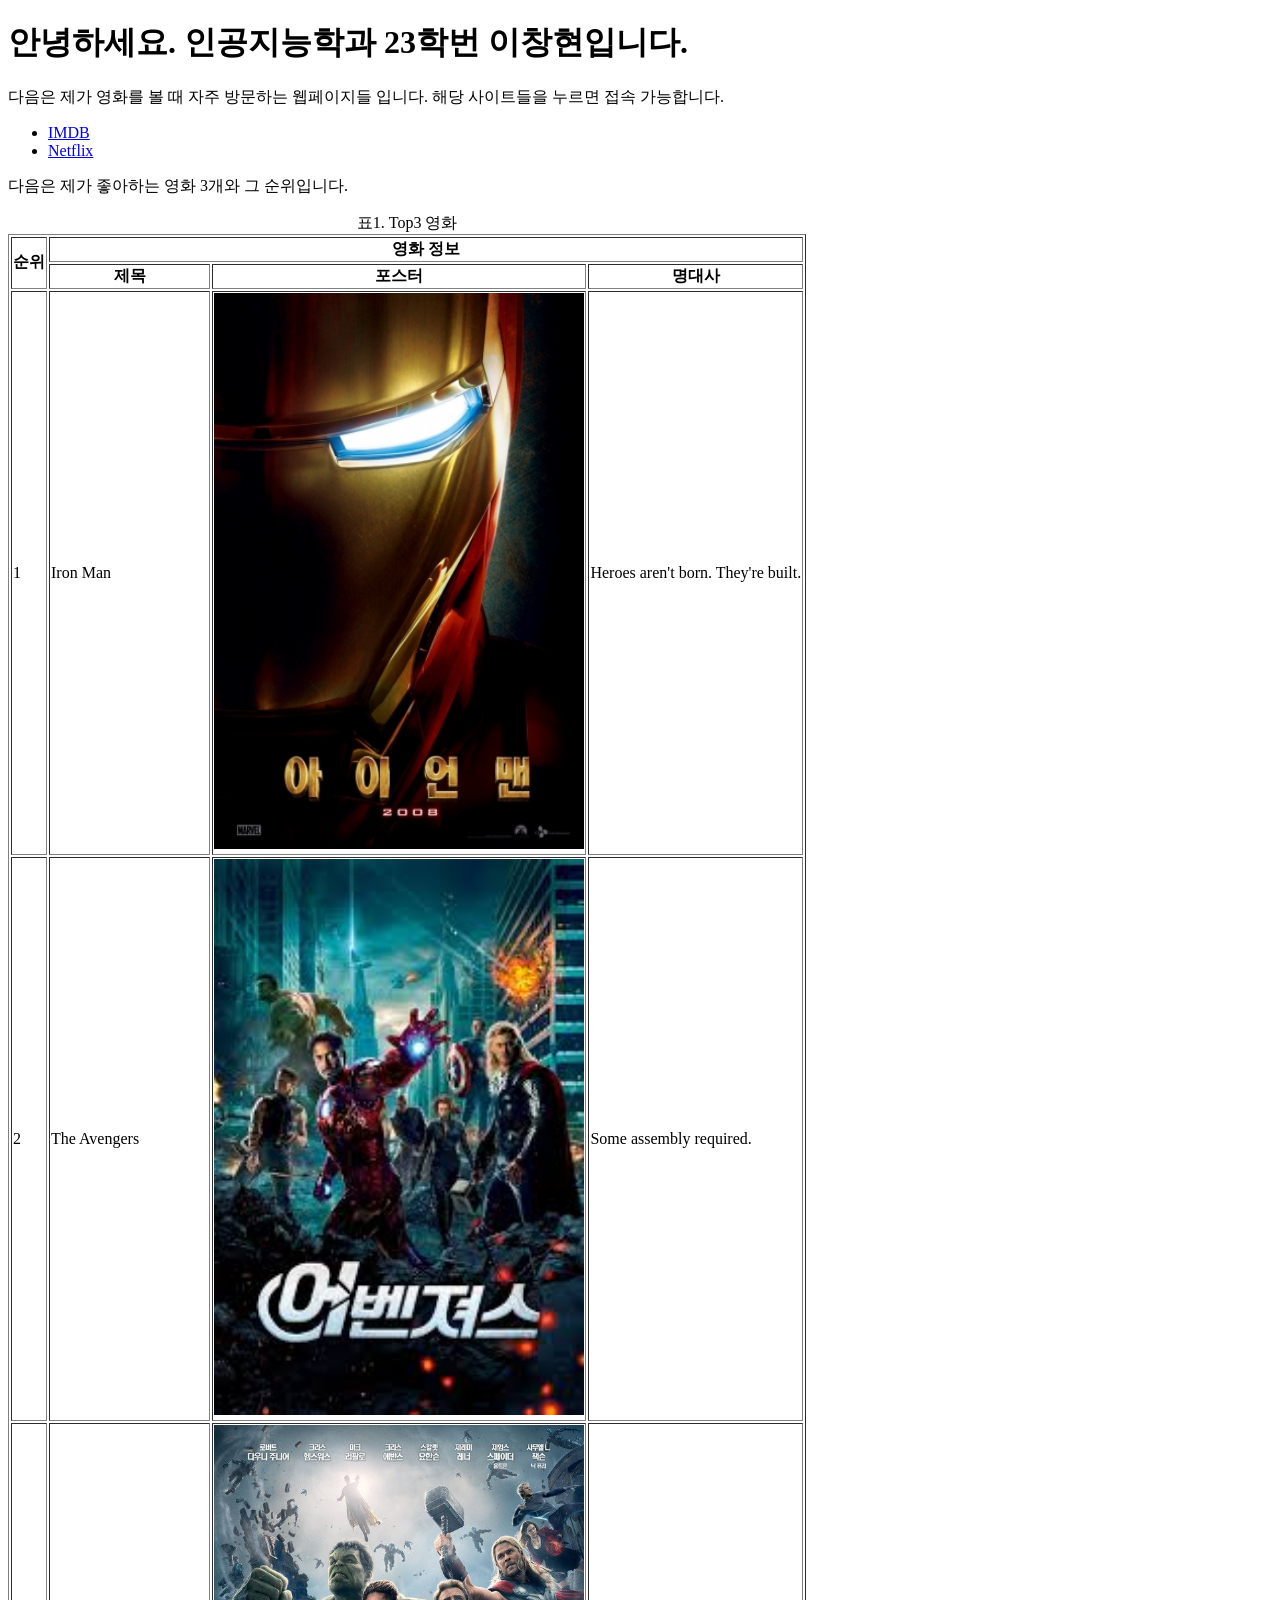
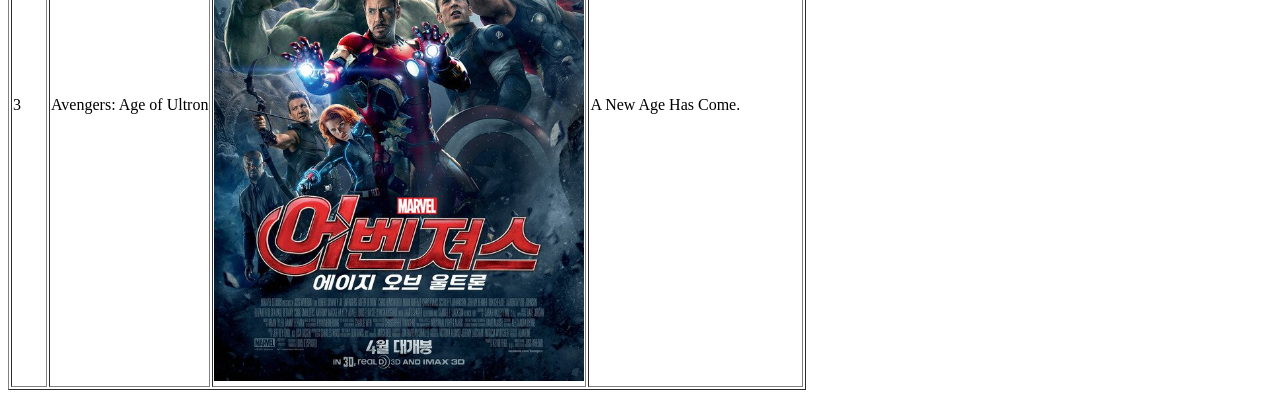
<file: LAB1/index.html>
<!DOCTYPE html>
<html>
<head>
    <title>내가 좋아하는 영화 3개</title>
</head>
<body>
    <h1>안녕하세요. 인공지능학과 23학번 이창현입니다.</h1>
    <p>다음은 제가 영화를 볼 때 자주 방문하는 웹페이지들 입니다. 해당 사이트들을 누르면 접속 가능합니다.</p>
    <ul>
        <li><a href="https://www.imdb.com">IMDB</a></li>
        <li><a href="https://www.netflix.com">Netflix</a></li>
    </ul>
    <p>다음은 제가 좋아하는 영화 3개와 그 순위입니다.</p>

    <table border="1">
        <caption>표1. Top3 영화</caption>
        <tr>
            <th rowspan="2">순위</th>
            <th colspan="3">영화 정보</th>
        </tr>
        <tr>
            <th>제목</th>
            <th>포스터</th>
            <th>명대사</th>
        </tr>
        <tr>
            <td>1</td>
            <td>Iron Man</td>
            <td><img src="ironman.jpg" alt="아이언맨 포스터" width="370" height="556"></td>
            <td>Heroes aren't born. They're built.</td>
        </tr>
        <tr>
            <td>2</td>
            <td>The Avengers</td>
            <td><img src="avengers.jpg" alt="어벤져스 포스터" width="370" height="556"></td>
            <td>Some assembly required.</td>
        </tr>
        <tr>
            <td>3</td>
            <td>Avengers: Age of Ultron</td>
            <td><img src="avengers2.jpg" alt="어벤져스2 포스터" width="370" height="556"></td>
            <td>A New Age Has Come.</td>
        </tr>
    </table>
</body>
</html>
</file>
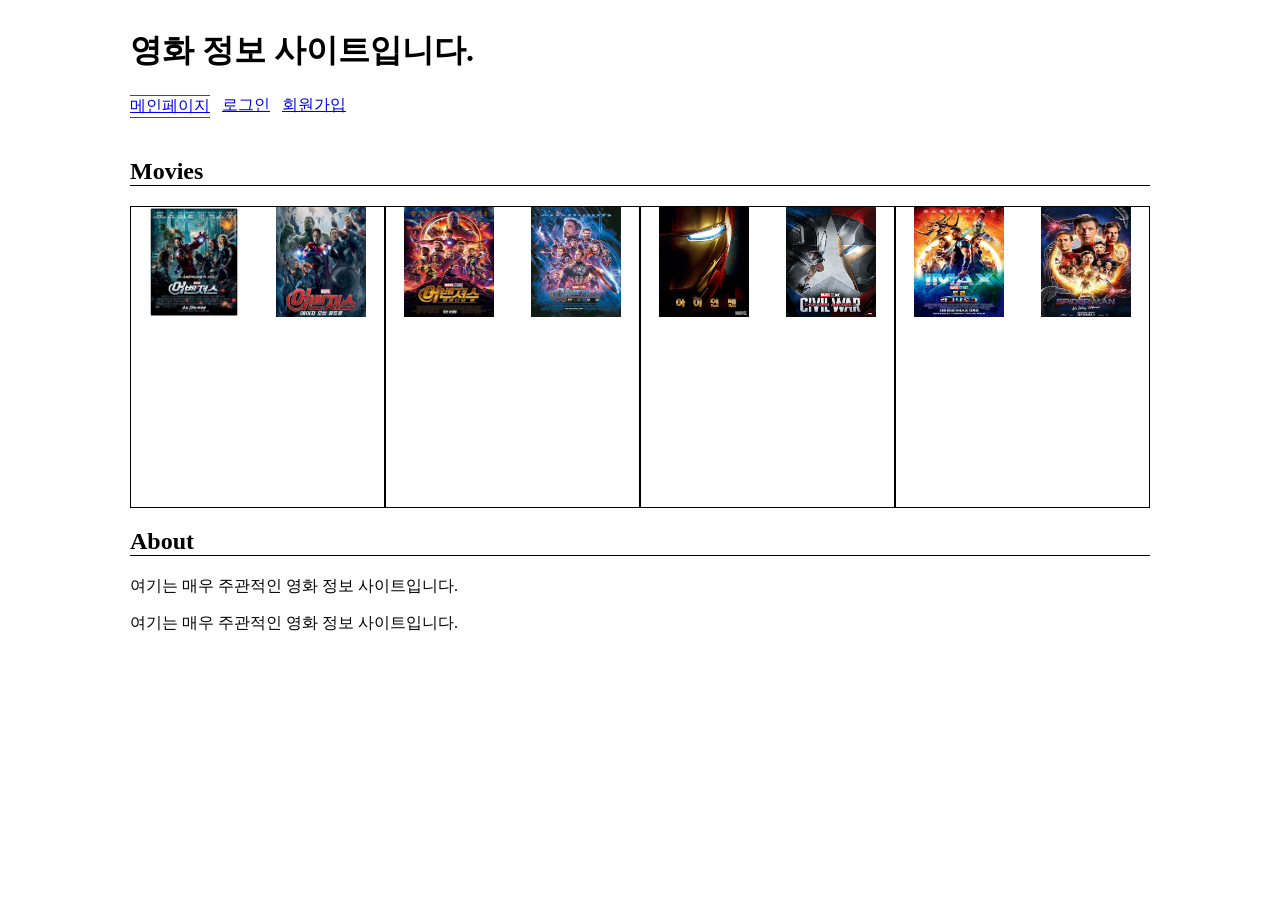
<file: LAB3/index.html>
<!DOCTYPE html>
<html>
<head>
    <meta charset="utf-8">
    <meta lang = "ko">
    <meta name="viewport" content="width=device-width, initial-scale=1">
    <title>영화 정보 사이트</title>
    <link rel = "stylesheet" type = "text/css" href = "main.css">
</head>
<body>
    <header class = "site-header">
        <h1 class = "header-title">영화 정보 사이트입니다.</h1>
        <nav class = "nav-bar">
            <a href = "index.html" class = "nav-link-now">메인페이지</a>
            <a href = "login.html" class = "nav-link">로그인</a>
            <a href = "signup.html" class = "nav-link">회원가입</a>
        </nav>
    </header>
    <main>
        <div class = "main-content">
            <h2 class = "main-title"> Movies</h2>
            <div class = "movies">
                <div class = "movie-container">
                    <div class = "movie-item">
                        <img src="images/avengers1.jpg" alt="어벤져스">
                        <p class="movie-name">어벤져스</p>
                    </div>
                    <div class = "movie-item">
                        <img src="images/avengers2.jpg" alt="어벤져스: 에이지 오브 울트론">
                        <p class="movie-name">어벤져스:에이지 오브 울트론</p>
                    </div>
                </div>
                <div class = "movie-container">
                    <div class = "movie-item">
                        <img src="images/avengers3.jpg" alt="어벤져스: 인피니티 워">
                        <p class="movie-name">어벤져스: 인피니티 워</p>
                    </div>
                    <div class = "movie-item">
                        <img src="images/avengers4.jpg" alt="어벤져스: 엔드 게임">
                        <p class="movie-name">어벤져스: 엔드 게임</p>
                    </div>
                </div>
                <div class = "movie-container">
                    <div class = "movie-item">
                        <img src="images/ironman.jpg" alt="아이언맨">
                        <p class="movie-name">아이언맨</p>
                    </div>
                    <div class = "movie-item">
                        <img src="images/civilwar.jpg" alt="캡틴 아메리카: 시빌 워">
                        <p class="movie-name">캡틴 아메리카: 시빌 워</p>
                    </div>
                </div>
                <div class = "movie-container">
                    <div class = "movie-item">
                        <img src="images/thor.jpg" alt="토르: 라그나로크">
                        <p class="movie-name">토르: 라그나로크</p>
                    </div>
                    <div class = "movie-item">
                        <img src="images/spiderman.jpg" alt="스파이더맨: 노 웨이 홈">
                        <p class="movie-name">스파이더맨: 노 웨이 홈</p>
                    </div>
                </div>
            </div>
            <div class = "about">
                <h2>About</h2>
                <p>여기는 매우 주관적인 영화 정보 사이트입니다.</p>
                <p>여기는 매우 주관적인 영화 정보 사이트입니다.</p>
            </div>
        </div>
    </main>

</body>
</html>
</file>
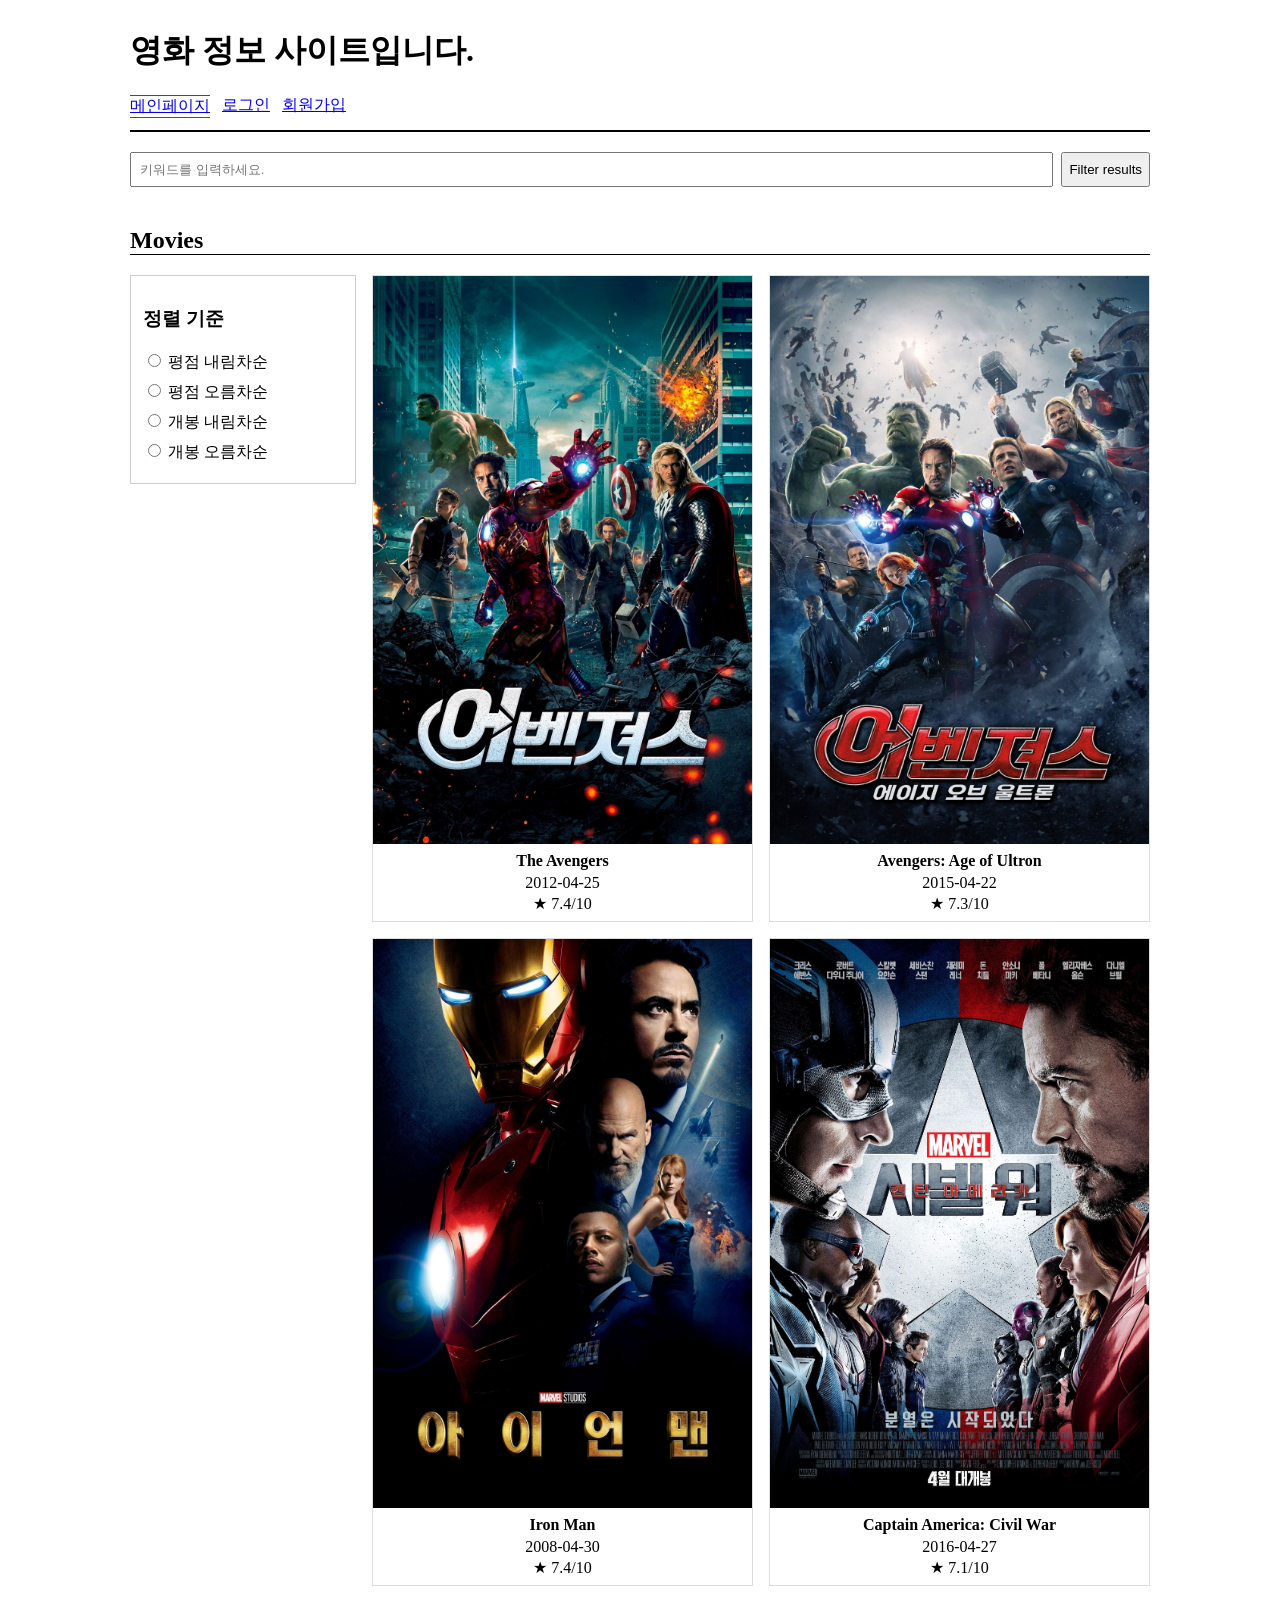
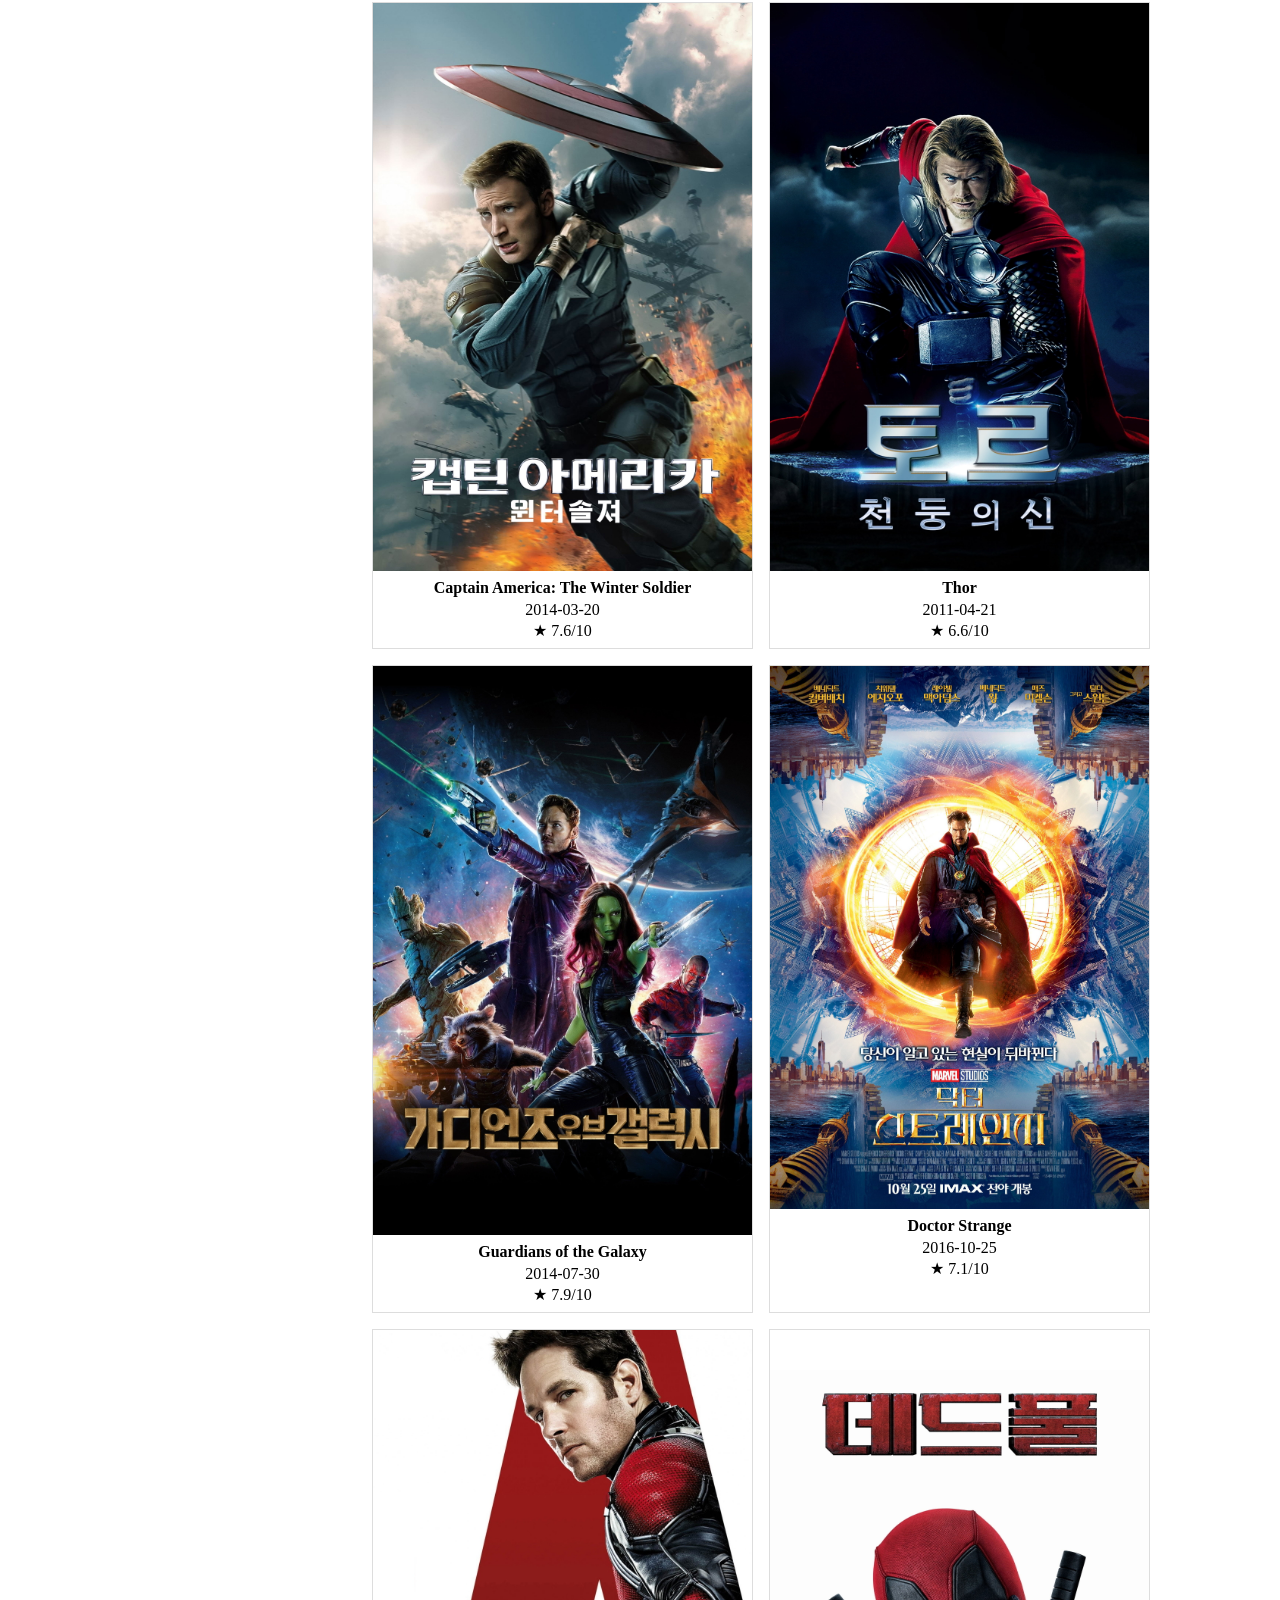
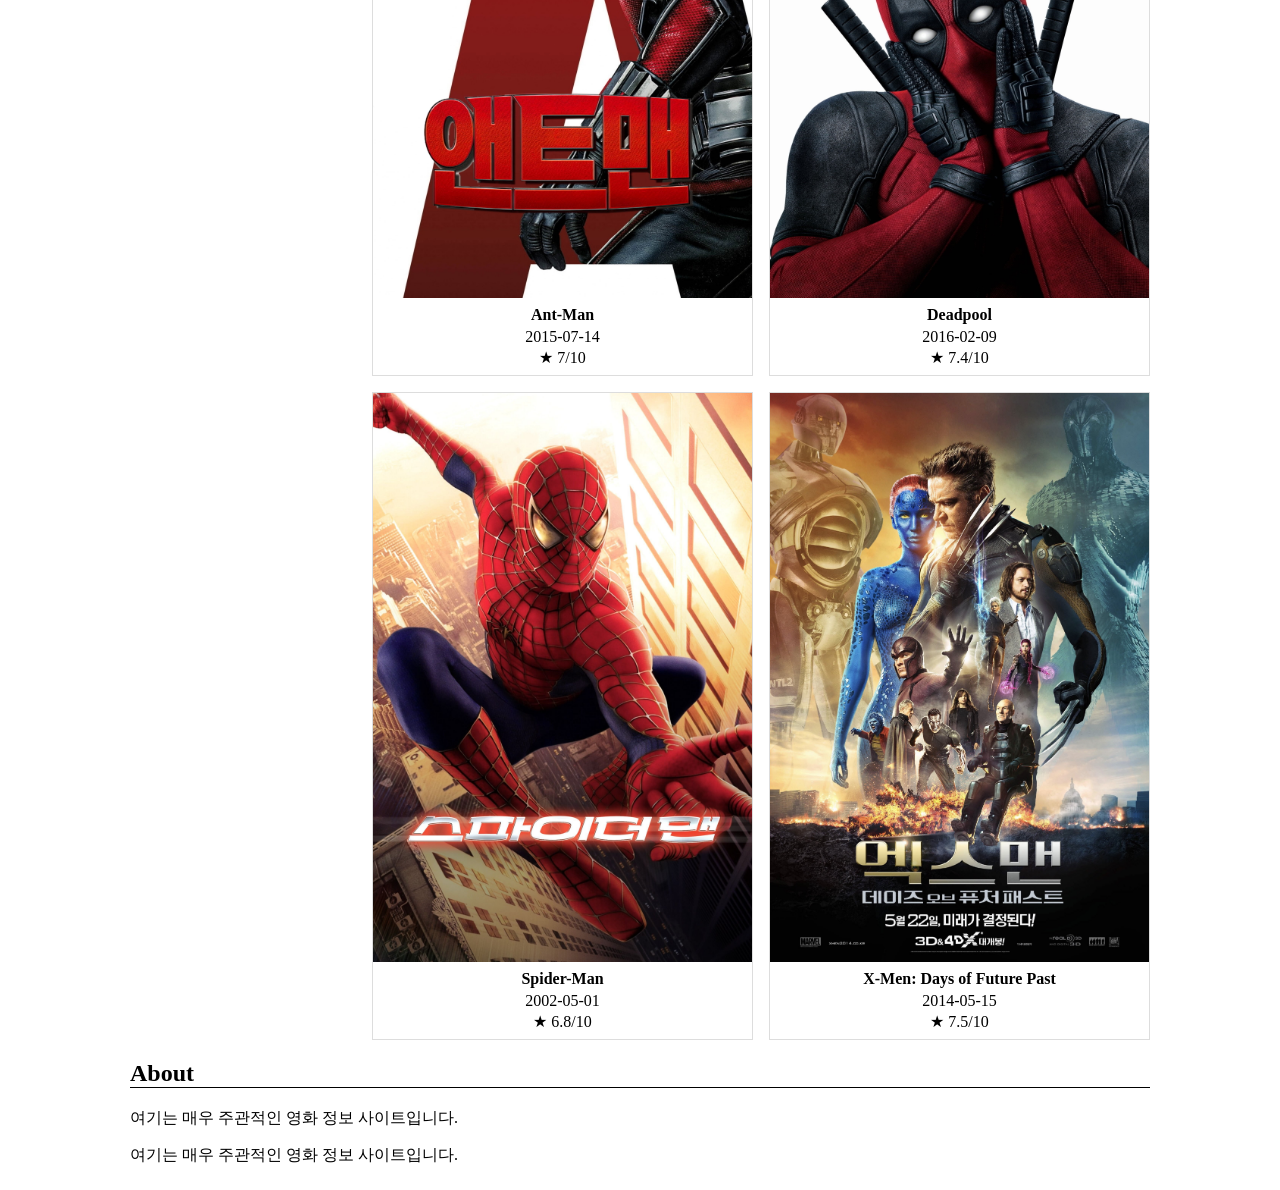
<file: LAB4/index.html>
<!DOCTYPE html>
<html>
<head>
    <meta charset="utf-8">
    <meta lang = "ko">
    <meta name="viewport" content="width=device-width, initial-scale=1">
    <title>영화 정보 사이트</title>
    <link rel = "stylesheet" type = "text/css" href = "main.css">
</head>
<body>
    <header class = "site-header">
        <h1 class = "header-title">영화 정보 사이트입니다.</h1>
        <nav class = "nav-bar">
            <a href = "index.html" class = "nav-link-now">메인페이지</a>
            <a href = "login.html" class = "nav-link">로그인</a>
            <a href = "signup.html" class = "nav-link">회원가입</a>
        </nav>
    </header>
    <main>
        <div class = "main-content">
            <div class = "search-bar">
                <input type = "text" id = "search-input" placeholder = "키워드를 입력하세요.">
                <button type = "button" id = "filter-btn">Filter results</button>
            </div>

            <h2 class = "main-title">Movies</h2>

            <div class = "movies">
                <aside class = "sort-panel">
                    <h3>정렬 기준</h3>
                    <label><input type = "radio" name = "sort" value = "rating-down"> 평점 내림차순</label>
                    <label><input type = "radio" name = "sort" value = "rating-up"> 평점 오름차순</label>
                    <label><input type = "radio" name = "sort" value = "date-down"> 개봉 내림차순</label>
                    <label><input type = "radio" name = "sort" value = "date-up"> 개봉 오름차순</label>
                </aside>

                <div id = "movie-list" class = "movie-list"></div>
            </div>
            <div class = "about">
                <h2>About</h2>
                <p>여기는 매우 주관적인 영화 정보 사이트입니다.</p>
                <p>여기는 매우 주관적인 영화 정보 사이트입니다.</p>
            </div>
        </div>
    </main>

    <script>
        let movies = [];
        let viewlist = [];
        let c = 0;
        let step = 6;

        fetch('product.json')
            .then(function (res) {
                return res.json();
            })
            .then(function (data) {
                movies = data;
                viewlist = movies;
                showmovies();
            });

        function showmovies() {
            let list = document.getElementById('movie-list');
            let next = viewlist.slice(c, c + step);

            for (let i = 0; i < next.length; i++) {
                let m = next[i];
                let card = document.createElement('div');
                card.className = 'movie-card';
                card.innerHTML =
                    '<div class="poster-area">' +
                        '<img src="' + m.poster + '" alt="' + m.title + '">' +
                        '<div class="overview">줄거리: ' + m.overview + '</div>' +
                    '</div>' +
                    '<p class="title">' + m.title + '</p>' +
                    '<p class="date">' + m.release_date + '</p>' +
                    '<p class="rating">★ ' + m.vote_average + '/10</p>';
                list.appendChild(card);
            }
            c += next.length;
        }

        function resetmovies() {
            document.getElementById('movie-list').innerHTML = '';
            c = 0;
            showmovies();
        }

        window.addEventListener('scroll', function () {
            if (window.innerHeight + window.scrollY >= document.body.offsetHeight) {
                if (c < viewlist.length) {
                    showmovies();
                }
            }
        });

        document.getElementById('filter-btn').addEventListener('click', function () {
            let keyword = document.getElementById('search-input').value.toLowerCase();
            viewlist = movies.filter(function (m) {
                return m.title.toLowerCase().includes(keyword);
            });
            resetmovies();
        });

        let radios = document.getElementsByName('sort');
        for (let i = 0; i < radios.length; i++) {
            radios[i].addEventListener('change', function () {
                if (this.value === 'rating-down') {
                    viewlist.sort(function (a, b) { return b.vote_average - a.vote_average; });
                } else if (this.value === 'rating-up') {
                    viewlist.sort(function (a, b) { return a.vote_average - b.vote_average; });
                } else if (this.value === 'date-down') {
                    viewlist.sort(function (a, b) { return new Date(b.release_date) - new Date(a.release_date); });
                } else if (this.value === 'date-up') {
                    viewlist.sort(function (a, b) { return new Date(a.release_date) - new Date(b.release_date); });
                }
                resetmovies();
            });
        }
    </script>
</body>
</html>
</file>
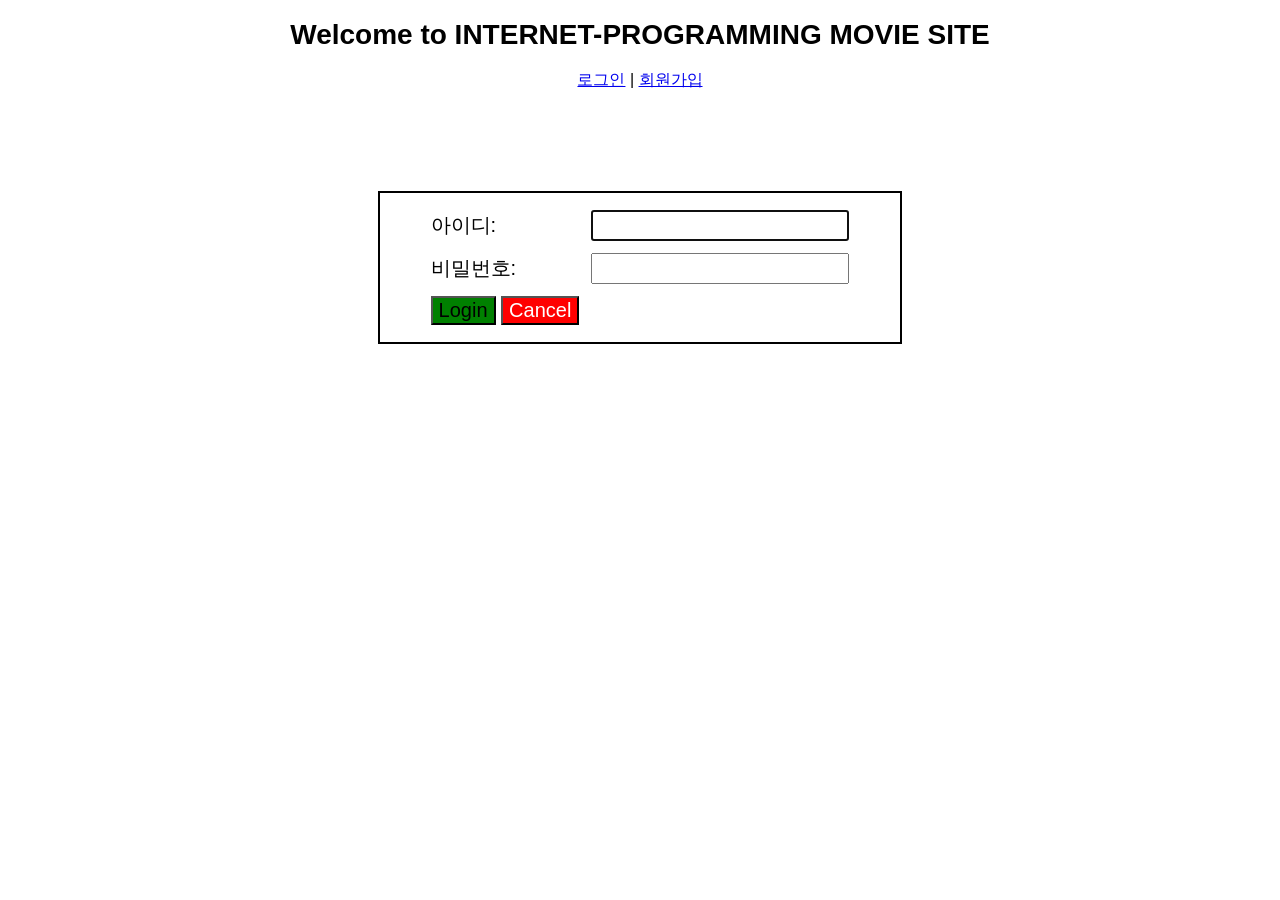
<file: LAB2/login.html>
<!DOCTYPE html>
<html>
<head>
    <title>로그인 페이지</title>
    <link rel="stylesheet" type="text/css" href="main.css">
</head>
<body>
    <h1>Welcome to INTERNET-PROGRAMMING MOVIE SITE</h1>
    <p><a href = "login.html">로그인</a> | <a href = "signup.html">회원가입</a></p>
    <form>
       <fieldset>
            <table>
                <tr>
                    <td><label for = "userid">아이디:</label></td>
                    <td><input type = "text" id = "userid" autofocus required autocomplete="on"></td>
                </tr>
                <tr>
                    <td><label for = "userpw">비밀번호:</label></td>
                    <td><input type = "password" id = "userpw" required autocomplete="off"></td>
                </tr>
                <tr>
                    <td>
                        <button type = "submit" class = "button_green">Login</button>
                        <button type = "reset" class = "button_red">Cancel</button>
                    </td>
                </tr>
            </table>
        </fieldset>
    </form>
</body>
</html>
</file>
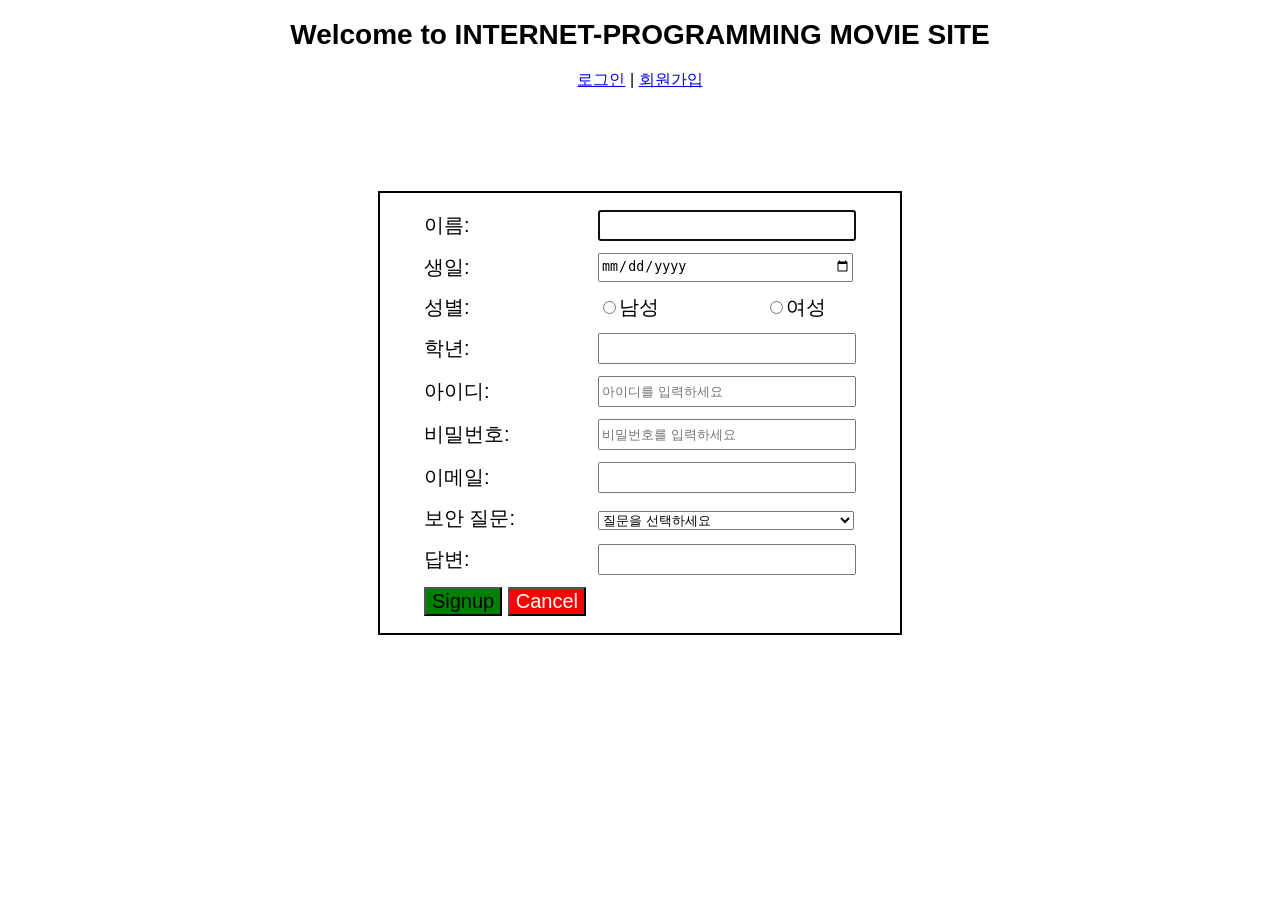
<file: LAB2/signup.html>
<!DOCTYPE html>
<html>
<head> 
    <title>회원가입 페이지</title>
    <link rel="stylesheet" type="text/css" href="main.css">
</head>
<body>
    <h1>Welcome to INTERNET-PROGRAMMING MOVIE SITE</h1>
    <p><a href="login.html">로그인</a> | <a href = "signup.html">회원가입</a></p>
    <form>
        <fieldset>
            <table>
                <tr>
                    <td><label for = "name">이름:</label></td>
                    <td><input type = "text" id = "name" name = "name" autofocus required autocomplete="on"></td>
                </tr>
                <tr>
                    <td><label for = "birthday">생일:</label></td>
                    <td><input type = "date" id = "birthday" name = "birthday" required autocomplete="on"></td>
                </tr>
                <tr>
                    <td>성별:</td>
                    <td><input type = "radio" id = "male" name = "sex" value = "male"><label for = "male">남성</label>&nbsp;&nbsp;&nbsp;&nbsp;&nbsp;&nbsp;&nbsp;&nbsp;&nbsp;&nbsp;&nbsp;&nbsp;&nbsp;&nbsp;&nbsp;&nbsp;&nbsp;&nbsp;
                    <input type = "radio" id = "female" name = "sex" value = "female"><label for = "female">여성</label>
                    </td>
                </tr>
                <tr>
                    <td><label for = "haknyeon">학년:</label></td>
                    <td><input type = "number" id = "haknyeon" name = "haknyeon" step="1" min="1" max="4" required autocomplete="on"></td>
                </tr>
                <tr>
                    <td><label for = "userid">아이디:</label></td>
                    <td><input type = "text" id = "userid" name = "userid" placeholder="아이디를 입력하세요" required autocomplete = "on"></td>
                </tr>
                <tr>
                    <td><label for = "userpw">비밀번호:</label></td>
                    <td><input type = "password" id = "userpw" name = "userpw" placeholder="비밀번호를 입력하세요" required autocomplete= "off"></td>
                </tr>
                <tr>
                    <td><label for = "email">이메일:</label></td>
                    <td><input type = "email" id = "email" name = "email" required autocomplete="on"></td>
                </tr>
                <tr>
                    <td><label for = "question">보안 질문:</label></td>
                    <td>
                        <select id = "question" name = "question" required autocomplete = "on">
                            <option value = "">질문을 선택하세요</option>
                            <option value = "friend">학창 시절 가장 친한 친구의 이름은?</option>
                            <option value = "school">출신 초등학교는?</option>
                        </select>
                    </td>
                </tr>
                <tr>
                    <td><label for = "answer">답변: </label></td>
                    <td><input type = "text" id = "answer" name = "answer" required autocomplete="on"></td>
                </tr>
                <tr>
                    <td><button type = "submit" class = button_green>Signup</button>
                    <button type = "reset" class = button_red>Cancel</button></td>
                </tr>
            </table>
        </fieldset>
    </form>

</body>

</html>
</file>
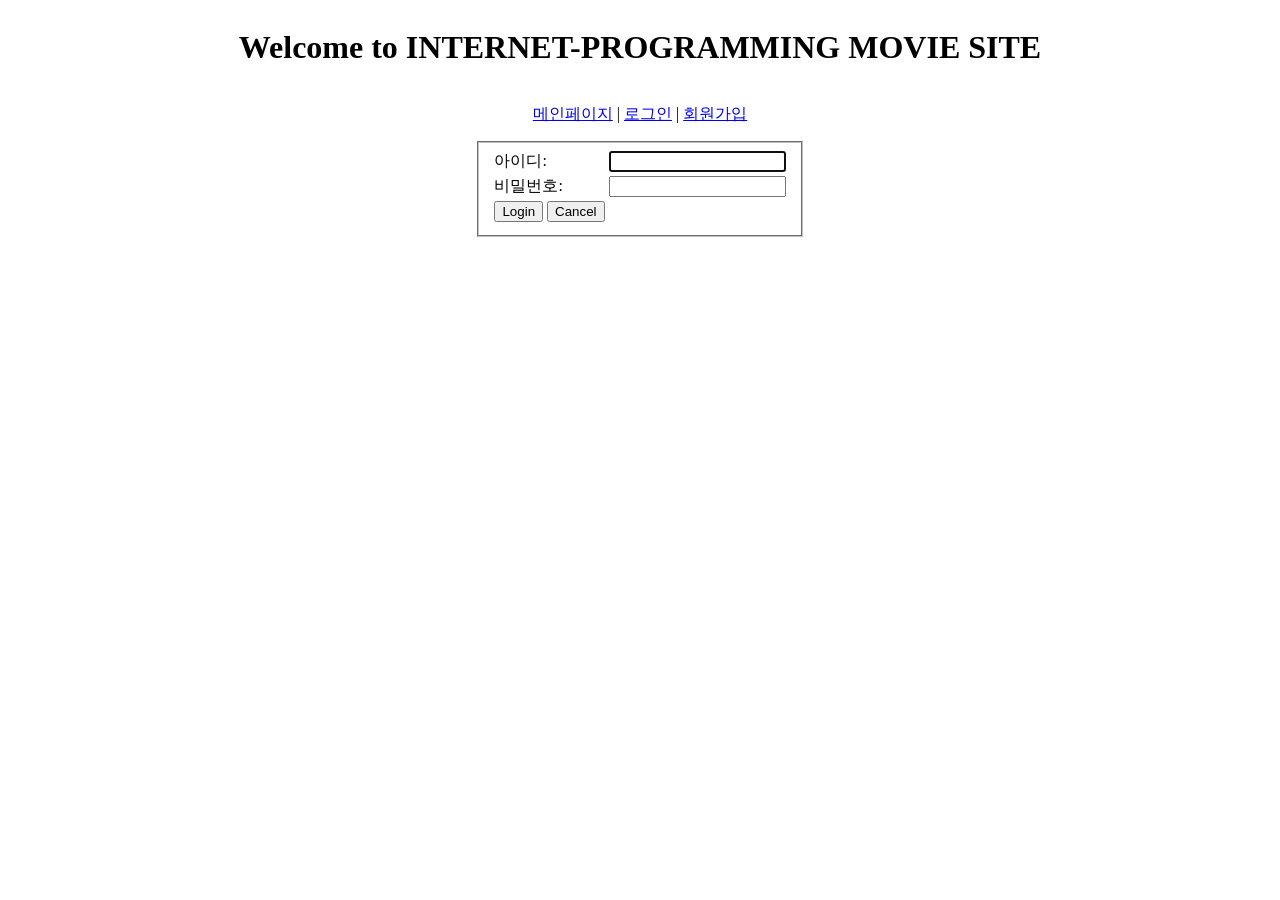
<file: LAB3/login.html>
<!DOCTYPE html>
<html>
<head>
    <title>로그인 페이지</title>
    <link rel="stylesheet" type="text/css" href="main.css">
</head>
<body>
    <h1>Welcome to INTERNET-PROGRAMMING MOVIE SITE</h1>
    <p><a href = "index.html">메인페이지</a> | <a href = "login.html">로그인</a> | <a href = "signup.html">회원가입</a></p>
    <form>
       <fieldset>
            <table>
                <tr>
                    <td><label for = "userid">아이디:</label></td>
                    <td><input type = "text" id = "userid" autofocus required autocomplete="on"></td>
                </tr>
                <tr>
                    <td><label for = "userpw">비밀번호:</label></td>
                    <td><input type = "password" id = "userpw" required autocomplete="off"></td>
                </tr>
                <tr>
                    <td>
                        <button type = "submit" class = "button_green">Login</button>
                        <button type = "reset" class = "button_red">Cancel</button>
                    </td>
                </tr>
            </table>
        </fieldset>
    </form>
</body>
</html>
</file>
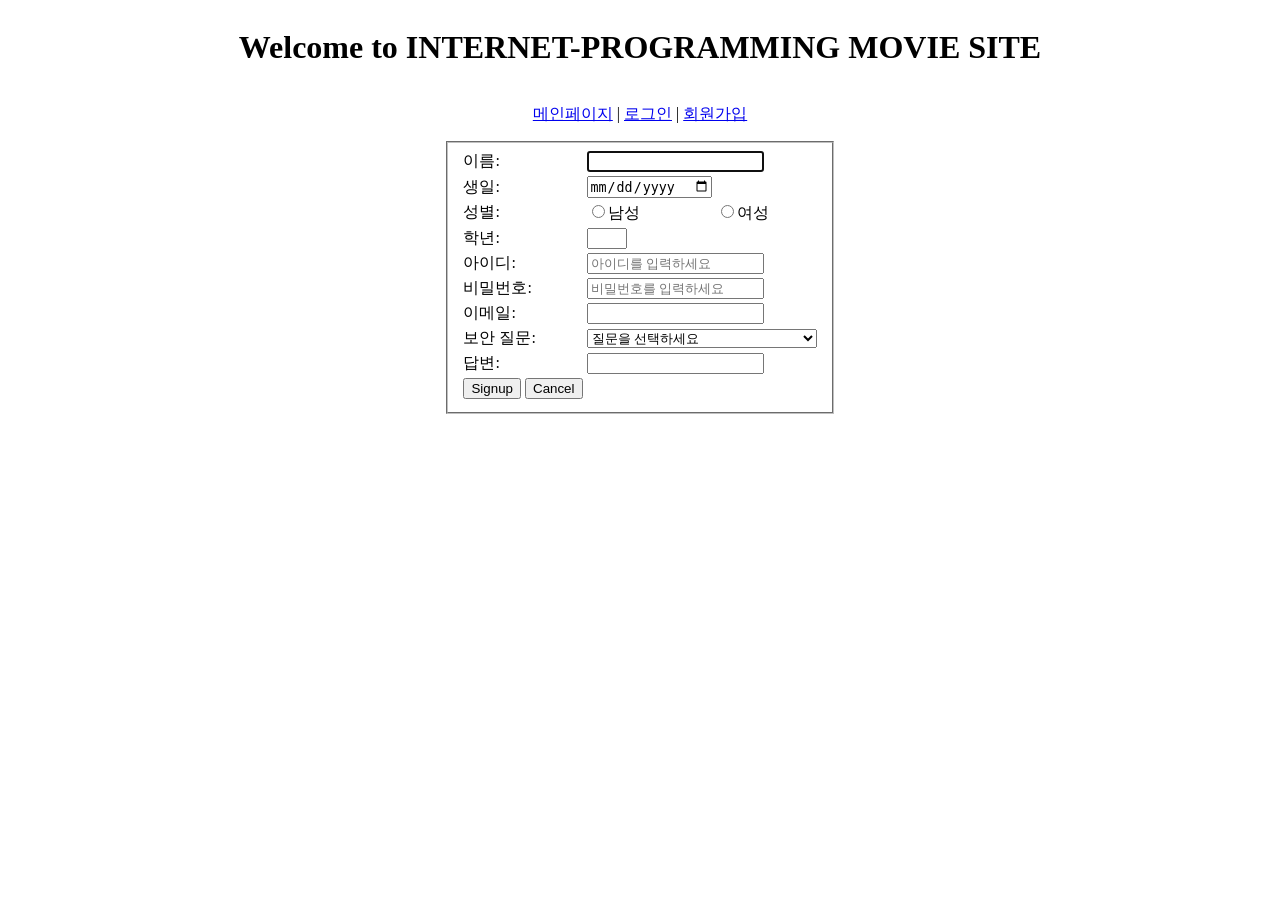
<file: LAB3/signup.html>
<!DOCTYPE html>
<html>
<head> 
    <title>회원가입 페이지</title>
    <link rel="stylesheet" type="text/css" href="main.css">
</head>
<body>
    <h1>Welcome to INTERNET-PROGRAMMING MOVIE SITE</h1>
    <p><a href="index.html">메인페이지</a> | <a href="login.html">로그인</a> | <a href = "signup.html">회원가입</a></p>
    <form>
        <fieldset>
            <table>
                <tr>
                    <td><label for = "name">이름:</label></td>
                    <td><input type = "text" id = "name" name = "name" autofocus required autocomplete="on"></td>
                </tr>
                <tr>
                    <td><label for = "birthday">생일:</label></td>
                    <td><input type = "date" id = "birthday" name = "birthday" required autocomplete="on"></td>
                </tr>
                <tr>
                    <td>성별:</td>
                    <td><input type = "radio" id = "male" name = "sex" value = "male"><label for = "male">남성</label>&nbsp;&nbsp;&nbsp;&nbsp;&nbsp;&nbsp;&nbsp;&nbsp;&nbsp;&nbsp;&nbsp;&nbsp;&nbsp;&nbsp;&nbsp;&nbsp;&nbsp;&nbsp;
                    <input type = "radio" id = "female" name = "sex" value = "female"><label for = "female">여성</label>
                    </td>
                </tr>
                <tr>
                    <td><label for = "haknyeon">학년:</label></td>
                    <td><input type = "number" id = "haknyeon" name = "haknyeon" step="1" min="1" max="4" required autocomplete="on"></td>
                </tr>
                <tr>
                    <td><label for = "userid">아이디:</label></td>
                    <td><input type = "text" id = "userid" name = "userid" placeholder="아이디를 입력하세요" required autocomplete = "on"></td>
                </tr>
                <tr>
                    <td><label for = "userpw">비밀번호:</label></td>
                    <td><input type = "password" id = "userpw" name = "userpw" placeholder="비밀번호를 입력하세요" required autocomplete= "off"></td>
                </tr>
                <tr>
                    <td><label for = "email">이메일:</label></td>
                    <td><input type = "email" id = "email" name = "email" required autocomplete="on"></td>
                </tr>
                <tr>
                    <td><label for = "question">보안 질문:</label></td>
                    <td>
                        <select id = "question" name = "question" required autocomplete = "on">
                            <option value = "">질문을 선택하세요</option>
                            <option value = "friend">학창 시절 가장 친한 친구의 이름은?</option>
                            <option value = "school">출신 초등학교는?</option>
                        </select>
                    </td>
                </tr>
                <tr>
                    <td><label for = "answer">답변: </label></td>
                    <td><input type = "text" id = "answer" name = "answer" required autocomplete="on"></td>
                </tr>
                <tr>
                    <td><button type = "submit" class = button_green>Signup</button>
                    <button type = "reset" class = button_red>Cancel</button></td>
                </tr>
            </table>
        </fieldset>
    </form>

</body>

</html>
</file>
<file: LAB3/main.css>
body {
    display: flex;
    flex-direction: column;
    align-items: center;
}

.site-header {
    display: flex;
    flex-direction: column;
    max-width: 1020px;
    width: 100%;
}

.header-title {
    align-self: flex-end;
    white-space: nowrap;
    overflow: hidden;
    animation-name: slideHeader;
    animation-duration: 2s;
    animation-fill-mode: forwards;
}

@keyframes slideHeader {
    from { width: 0; }
    to { width: 100%; }
}

.nav-bar {
    display: flex;
    flex-direction: row;
    flex-wrap: wrap;
    justify-content: flex-start;
    gap: 12px;
}

.nav-link-now {
    border-top: 1px solid red;
    border-bottom: 1px solid red;
}

main {
    max-width: 1020px;
    width: 100%;
    margin-top: 20px;
}

.main-content {
    display: flex;
    flex-direction: column;
}

.movies {
    display: flex;
    flex-direction: row;
}

.movie-container {
    flex: 1;
    display: flex;
    flex-direction: row;
    border: 1px solid black;
    height: 300px;
}

.movie-item {
    flex: 1;
    display: flex;
    justify-content: center;
    height: 110px;
    position: relative;
}

.movie-item img {
    width: 90px;
    height: 110px;
    transition: transform 2s;
}

.movie-item:hover img {
    transform: scale(1.5);
}

.movie-name {
    position: absolute;
    top: 50%;
    left: 50%;
    transform: translate(-50%, -50%);
    color: white;
    display: none;
}

.movie-item:hover .movie-name {
    display: block;
}

h2 {
    border-bottom: 1px solid black;
}

@media (max-width: 480px) {
    .nav-bar {
        flex-direction: column;
        align-items: center;
    }
    .movies {
        flex-direction: column;
    }
    .movie-container {
        flex: none;
    }
}

@media (min-width: 481px) and (max-width: 800px) {
    .nav-bar {
        flex-direction: column;
        align-items: center;
    }
    .movies {
        flex-wrap: wrap;
    }
    .movie-container {
        flex: 1 1 45%;
    }
}
</file>
<file: LAB4/main.css>
body {
    display: flex;
    flex-direction: column;
    align-items: center;
}

.site-header {
    display: flex;
    flex-direction: column;
    max-width: 1020px;
    width: 100%;
}

.header-title {
    align-self: flex-end;
    white-space: nowrap;
    overflow: hidden;
    animation-name: slideHeader;
    animation-duration: 2s;
    animation-fill-mode: forwards;
}

@keyframes slideHeader {
    from { width: 0; }
    to { width: 100%; }
}

.nav-bar {
    display: flex;
    flex-direction: row;
    flex-wrap: wrap;
    justify-content: flex-start;
    gap: 12px;
    padding-bottom: 12px;
    border-bottom: 2px solid black;
}

.nav-link-now {
    border-top: 1px solid red;
    border-bottom: 1px solid red;
}

main {
    max-width: 1020px;
    width: 100%;
    margin-top: 20px;
}

.main-content {
    display: flex;
    flex-direction: column;
}

.movies {
    display: flex;
    flex-direction: row;
    gap: 16px;
}

.movie-container {
    flex: 1;
    display: flex;
    flex-direction: row;
    border: 1px solid black;
    height: 300px;
}

.movie-item {
    flex: 1;
    display: flex;
    justify-content: center;
    height: 110px;
    position: relative;
}

.movie-item img {
    width: 90px;
    height: 110px;
    transition: transform 2s;
}

.movie-item:hover img {
    transform: scale(1.5);
}

.movie-name {
    position: absolute;
    top: 50%;
    left: 50%;
    transform: translate(-50%, -50%);
    color: white;
    display: none;
}

.movie-item:hover .movie-name {
    display: block;
}

h2 {
    border-bottom: 1px solid black;
}

.search-bar {
    display: flex;
    flex-direction: row;
    gap: 8px;
    margin-bottom: 20px;
}

.search-bar input {
    flex: 1;
    padding: 8px;
}

.sort-panel {
    flex: 0 0 200px;
    border: 1px solid #ccc;
    padding: 12px;
    height: fit-content;
}

.sort-panel label {
    display: block;
    margin: 8px 0;
}

.movie-list {
    flex: 1;
    display: grid;
    grid-template-columns: repeat(2, 1fr);
    gap: 16px;
}

.movie-card {
    border: 1px solid #ddd;
}

.poster-area {
    position: relative;
}

.poster-area img {
    width: 100%;
    display: block;
}

.overview {
    position: absolute;
    top: 0;
    left: 0;
    width: 100%;
    height: 100%;
    box-sizing: border-box;
    padding: 15px;
    background-color: white;
    overflow: auto;
    display: none;
}

.poster-area:hover .overview {
    display: block;
}

.title {
    text-align: center;
    font-weight: bold;
    margin: 8px 0 4px 0;
}

.date {
    text-align: center;
    margin: 2px 0;
}

.rating {
    text-align: center;
    margin: 2px 0 8px 0;
}

@media (max-width: 480px) {
    .nav-bar {
        flex-direction: column;
        align-items: center;
    }
    .movies {
        flex-direction: column;
    }
    .movie-container {
        flex: none;
    }
}

@media (min-width: 481px) and (max-width: 800px) {
    .nav-bar {
        flex-direction: column;
        align-items: center;
    }
    .movies {
        flex-wrap: wrap;
    }
    .movie-container {
        flex: 1 1 45%;
    }
}
</file>
<file: LAB2/main.css>
body {
    font-family: Arial, Helvetica, sans-serif;
}

h1 {
    color: black;
    font-size: 28px;
    text-align: center;
}

p {
    text-align: center;
}

fieldset {
    width: 500px;
    margin: 100px auto;
    padding: 10px;
    border: 2px solid black;
}

table {
    margin: 0px auto;
    font-size: 20px;
}

.button_green{
    background-color: green;
    font-size: 20px;
    color: black;
}

.button_red{
    background-color: red;
    font-size: 20px;
    color: white;
}

td {
    padding: 5px;
}
input[type="text"],
input[type="password"],
input[type="email"],
input[type="date"],
input[type="number"] {
    width: 250px;
    height: 25px;
}

select {
    width: 256px;
}
</file>
